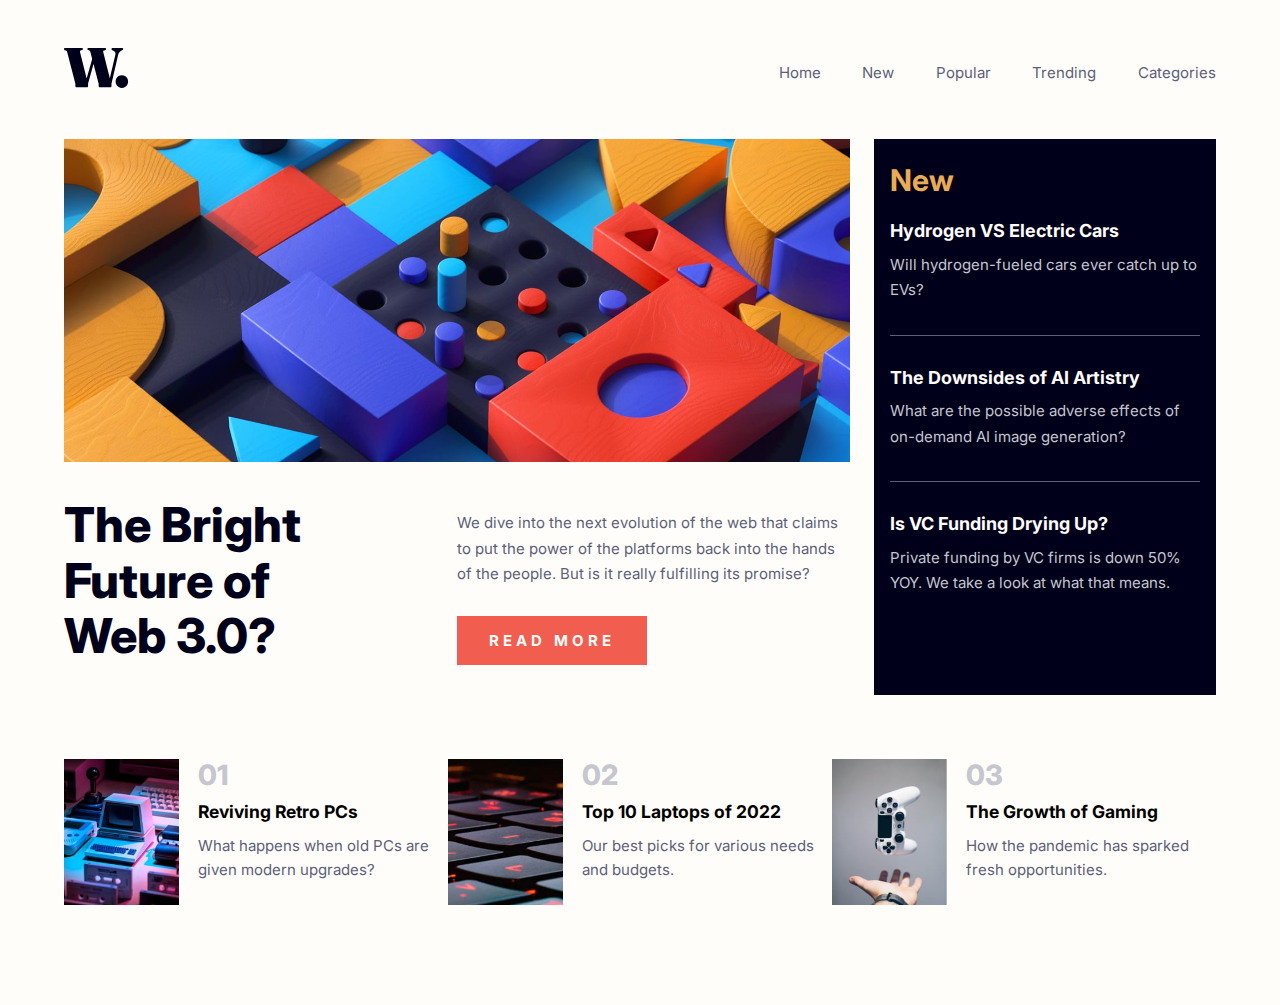
<file: news-homepage-main/index.html>
<!DOCTYPE html>
<html lang="en">

<head>
  <meta charset="UTF-8">
  <meta name="viewport" content="width=device-width, initial-scale=1.0">
  <!-- displays site properly based on user's device -->

  <link rel="icon" type="image/png" sizes="32x32" href="./assets/images/favicon-32x32.png">

  <title>Frontend Mentor | News homepage</title>

  <!-- google fonts (Inter"400, 700, 800") -->
  <link rel="preconnect" href="https://fonts.googleapis.com">
  <link rel="preconnect" href="https://fonts.gstatic.com" crossorigin>
  <link href="https://fonts.googleapis.com/css2?family=Inter:wght@400;700;800&display=swap" rel="stylesheet">

  <!-- CSS Normalization -->
  <link rel="stylesheet" href="css/normalize.css">
  <!-- Main CSS File -->
  <link rel="stylesheet" href="css/style.css">

</head>

<body>
  <main>
    <!--
    ?    NAV CONTAINER
    ?    NAV__LOGO  NAV__TOGGLEICON  NAV__LIST
  -->

    <!-- 
    * NAV START
  -->

    <nav class="nav container">
      <div class="nav__logo">
        <a href="#" class="nav__logo-link">

          <img src="assets/images/logo.svg" alt="logo">
        </a>
      </div>

      <div id="open-mobile-menu">
        <img src="assets/images/icon-menu.svg" alt="menu">
      </div>
      <div id="close-mobile-menu">
        <img src="assets/images/icon-menu-close.svg" alt="close menu">
      </div>

      <ul id="nav__list" class="nav__list">

        <li class="nav__list-item">
          <a href="#" class="nav__link-item">Home</a>
        </li>
        <li class="nav__list-item">
          <a href="#" class="nav__link-item">New</a>
        </li>
        <li class="nav__list-item">
          <a href="#" class="nav__link-item">Popular</a>
        </li>
        <li class="nav__list-item">
          <a href="#" class="nav__link-item">Trending</a>
        </li>
        <li class="nav__list-item">
          <a href="#" class="nav__link-item">Categories</a>
        </li>
      </ul>
    </nav>

    <!-- 
    TODO HERO SECTION

    ? HERO CONTAINER
      ? HERO__LEFT  
        ? HERO__IMAGE  HERO__CONTENT
        ? HERO__TITLE  HERO__DESCRIPTION  HERO__BUTTON  
      ? HERO__NEW-ARTICLES

    * HERO SECTION START
   -->
    <section class="hero container">
      <div class="hero__left">
        <picture>
          <source media="(max-width: 376px)" srcset="assets/images/image-web-3-mobile.jpg">
          <source media="(min-width: 375px)" srcset="assets/images/image-web-3-desktop.jpg">
          <img class="hero__image" src="assets/images/image-web-3-mobile.jpg" alt="">
        </picture>

        <div class="hero__content">
          <h1 class="hero__title">
            The Bright Future of Web 3.0?
          </h1>
          <div class="hero__content__right">
            <p class="hero__description">
              We dive into the next evolution of the web that claims to put the power of the platforms back into the
              hands
              of
              the
              people.
              But is it really fulfilling its promise?
            </p>
            <button class="hero__button cursor">Read more</button>
          </div>
        </div>
      </div>
      <div class="hero__new-articles">
        <!-- 
            ? h1.new-articles__title   new-articles__article-title new-articles__article-description
          * start new articles
          -->
        <h1 class="new-articles__title">New</h1>
        <!-- * start new articles content -->
        <div class="new-articles__container">
          <h2 class="new-articles__article-title cursor">Hydrogen VS Electric Cars</h2>
          <p class="new-articles__article-description"> Will hydrogen-fueled cars ever catch up to EVs?</p>
        </div>

        <div class="new-articles__container">

          <h2 class="new-articles__article-title cursor">The Downsides of AI Artistry</h2>
          <p class="new-articles__article-description">What are the possible adverse effects of on-demand AI image
            generation?</p>
        </div>

        <div class="new-articles__container">
          <h2 class="new-articles__article-title cursor">Is VC Funding Drying Up?</h2>
          <p class="new-articles__article-description">Private funding by VC firms is down 50% YOY. We take a look at
            what
            that means.</p>
        </div>
      </div>
    </section>
    <!-- 
    TODO ARTICLES

    ? ARTICLES
    ? CONTAINER
    ? ARTICLES__ITEM
    ? ARTICLES__ITEM-IMG  ARTICLES__ITEM-HASH  ARTICLES__ITEM-TITLE  ARTICLES__ITEM-DESCRIPTION
  
    * ARTICLES START
  -->

    <div class="articles container">

      <div class="articles__item">
        <img src="assets/images/image-retro-pcs.jpg" alt="retro computer" class="articles__item-img">
        <div>
          <span class="articles__item-hash">01</span>
          <h3 class="articles__item-title cursor">Reviving Retro PCs</h3>
          <p class="articles__item-description">What happens when old PCs are given modern upgrades?</p>
        </div>
      </div>
      <div class="articles__item">

        <img src="assets/images/image-top-laptops.jpg" alt="top laptop" class="articles__item-img">
        <div>
          <span class="articles__item-hash">02</span>
          <h3 class="articles__item-title cursor">Top 10 Laptops of 2022</h3>
          <p class="articles__item-description">Our best picks for various needs and budgets.</p>
        </div>
      </div>
      <div class="articles__item">
        <img src="assets/images/image-gaming-growth.jpg" alt="gaming growth" class="articles__item-img">
        <div>
          <span class="articles__item-hash">03</span>
          <h3 class="articles__item-title cursor">The Growth of Gaming</h3>
          <p class="articles__item-description">How the pandemic has sparked fresh opportunities.</p>
        </div>
      </div>
    </div>

    <!-- 
    * Scripts
   -->
  </main>
  <script src="javascript/index.js"></script>

</body>

</html>
</file>
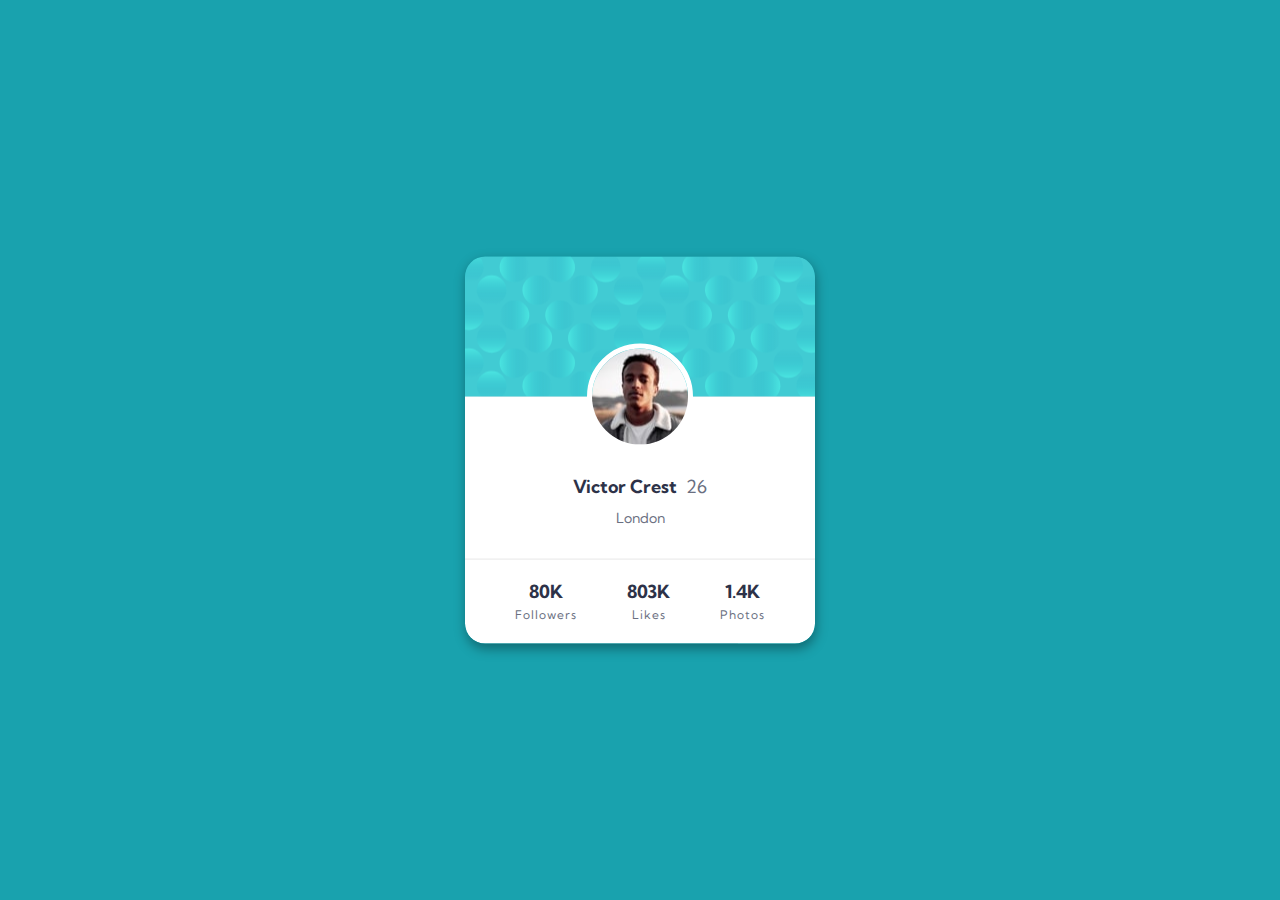
<file: profile-card-component-main/index.html>
<!DOCTYPE html>
<html lang="en">

<head>
  <meta charset="UTF-8">
  <meta name="viewport" content="width=device-width, initial-scale=1.0">
  <!-- displays site properly based on user's device -->

  <link rel="icon" type="image/png" sizes="32x32" href="./images/favicon-32x32.png">

  <title>Frontend Mentor | Profile card component</title>

  <!-- Google Font => {Kumbh Sans, } -->
  <link rel="preconnect" href="https://fonts.googleapis.com">
  <link rel="preconnect" href="https://fonts.gstatic.com" crossorigin>
  <link href="https://fonts.googleapis.com/css2?family=Kumbh+Sans:wght@400;700&display=swap" rel="stylesheet">

  <!-- normailze -->
  <link rel="stylesheet" href="normalize.css">
  <!-- style sheet -->
  <link rel="stylesheet" href="style.css">

</head>

<body>

  <main>
    <div class="background"></div>

    <img class="user-image" src="images/image-victor.jpg" alt="user">

    <div class="user-info">
      <h1 class="username">
        Victor Crest <span class="num">26</span>
      </h1>
      <div class="city">London</div>
      <div class="bottom">
        <div class="info-section">
          <div class="number">80K</div>
          <div class="number-title">Followers</div>
        </div>
        <div class="info-section">
          <div class="number">803K</div>
          <div class="number-title">Likes</div>
        </div>
        <div class="info-section">
          <div class="number">1.4K</div>
          <div class="number-title">Photos</div>
        </div>
      </div>
    </div>
  </main>

</body>

</html>
</file>
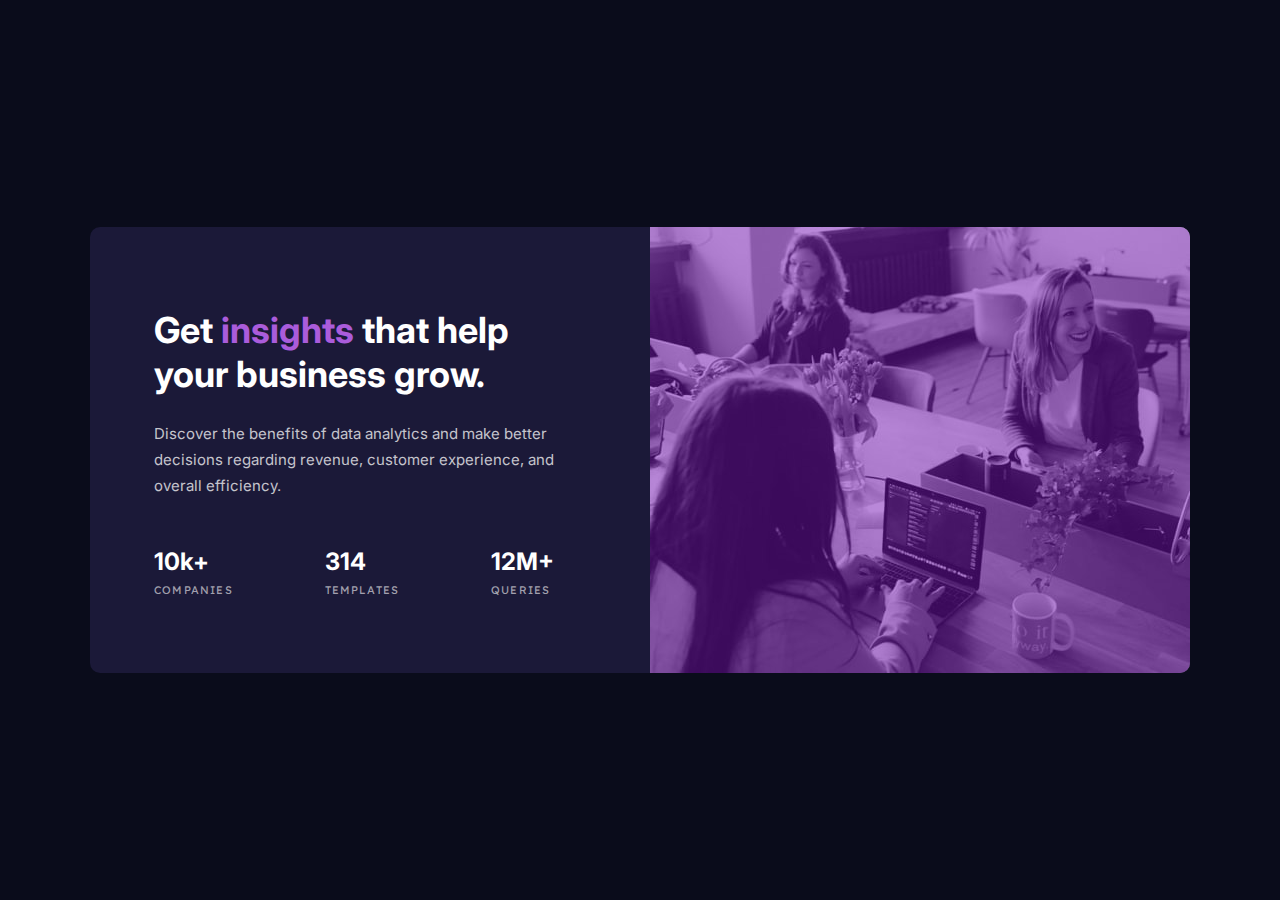
<file: stats-preview-card-component-main/index.html>
<!DOCTYPE html>
<html lang="en">

<head>
  <meta charset="UTF-8">
  <meta name="viewport" content="width=device-width, initial-scale=1.0">
  <!-- displays site properly based on user's device -->

  <link rel="icon" type="image/png" sizes="32x32" href="./images/favicon-32x32.png">

  <title>Frontend Mentor | Stats preview card component</title>

  <!-- google Fonts -->
  <link rel="preconnect" href="https://fonts.googleapis.com">
  <link rel="preconnect" href="https://fonts.gstatic.com" crossorigin>
  <link href="https://fonts.googleapis.com/css2?family=Inter:wght@400;700&family=Lexend+Deca&display=swap"
    rel="stylesheet">

  <!-- Feel free to remove these styles or customise in your own stylesheet 👍 -->

  <link rel="stylesheet" href="style.css">
</head>

<body>
  <div class="container" role="main">
    <div class="card">
      <div class="section1">
        <h1 class="card-title">Get <span class="highlight">insights</span> that help your business grow.</h1>
        <p class="info">
          Discover the benefits of data analytics and make better decisions regarding revenue, customer
          experience, and overall efficiency.
        </p>
        <div class="card-states">
          <div class="card-state-container">
            <div class="card-state">10k+</div>
            <div class="card-state-about">companies</div>
          </div>
          <div class="card-state-container">
            <div class="card-state">314</div>
            <div class="card-state-about">templates</div>
          </div>
          <div class="card-state-container">
            <div class="card-state">12M+</div>
            <div class="card-state-about">queries</div>
          </div>
        </div>
      </div>
      <div class="section2">
        <img class="card-image" src="images/image-header-desktop.jpg" alt="our office">
        <div class="after"></div>
      </div>
    </div>
  </div>

</body>

</html>
</file>
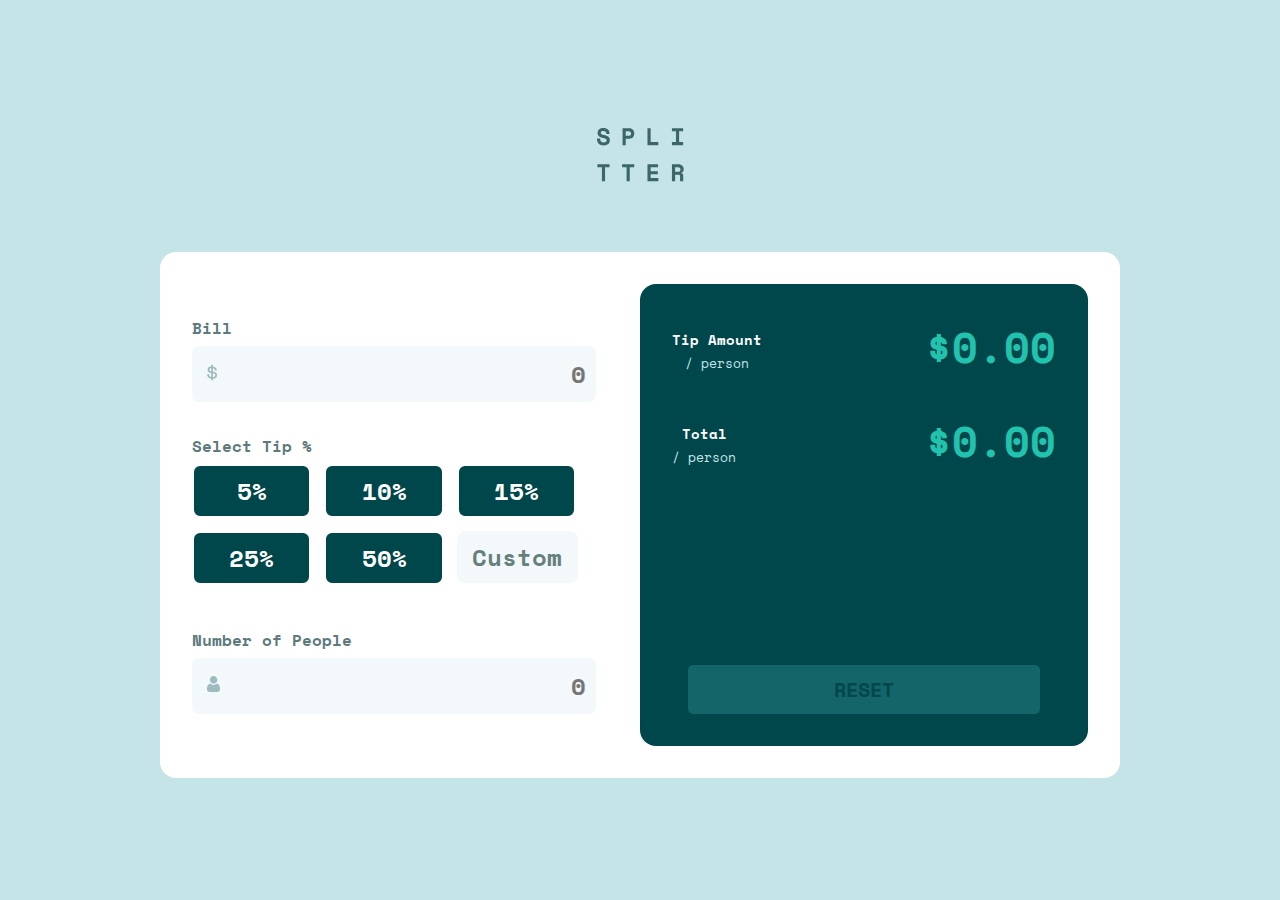
<file: tip-calculator-app-main/index.html>
<!DOCTYPE html>
<html lang="en">

<head>
  <meta charset="UTF-8">
  <meta name="viewport" content="width=device-width, initial-scale=1.0">
  <!-- displays site properly based on user's device -->

  <link rel="icon" type="image/png" sizes="32x32" href="./images/favicon-32x32.png">

  <title>Frontend Mentor | Tip calculator app</title>

  <!-- google fonts -->
  <link rel="preconnect" href="https://fonts.googleapis.com">
  <link rel="preconnect" href="https://fonts.gstatic.com" crossorigin>
  <link href="https://fonts.googleapis.com/css2?family=Space+Mono:wght@400;700&display=swap" rel="stylesheet">

  <link rel="stylesheet" href="style.css">
</head>

<body>
  <header>
    <img src="images/logo.svg" alt="Splitter Logo" class="logo">
  </header>
  <main>

    <div class="container">
      <div class="option-container">
        <div class="option">
          <h1 class="option-title">Bill</h1>
          <div class="number-wrapper">
            <input type="number" id="bill" placeholder="0">
          </div>
        </div>

        <div class="option">
          <h1 class="option-title">Select Tip %</h1>
          <div class="tip-container">
            <input class="tip" type="button" value="5%">
            <input class="tip" type="button" value="10%">
            <input class="tip" type="button" value="15%">
            <input class="tip" type="button" value="25%">
            <input class="tip" type="button" value="50%">
            <div id="custom-wrapper">
              <input id="custom" class="tip" type="number" value="">
              <label id="custom-label" for="custom">Custom</label>
            </div>
          </div>
        </div>

        <div class="option">
          <div class="flex">
            <h1 class="option-title">Number of People</h1>
            <small class="warning">Can't be zero</small>
          </div>
          <div class="number-wrapper" id="number-or-people">
            <input type="number" name="people-number" id="people-number" placeholder="0">
          </div>
        </div>

      </div>
      <div class="result-container">
        <div class="result-wrapper">
          <div class="result">
            <div class="left">
              <h1 class="result-title">Tip Amount</h1>
              <small class="subtitle">/ person</small>
            </div>
            <div class="right" id="tip">$0.00</div>
          </div>

          <div class="result">
            <div class="left">
              <h1 class="result-title">Total</h1>
              <small class="subtitle">/ person</small>
            </div>
            <div class="right" id="total">$0.00</div>
          </div>
        </div>
        <button id="reset" disabled>reset</button>

      </div>
    </div>
  </main>




  <script src="index.js"></script>

</body>

</html>
</file>
<file: news-homepage-main/css/style.css>
/* todo here I will define my General value like */
/* todo I will work mobile first */

:root {
    /* * Primary colors */
    --primary-color-1: hsl(35, 77%, 62%);
    --primary-color-2: hsl(5, 85%, 63%);
    /* * Neutral colors */
    --neutral-color-1: hsl(36, 100%, 99%);
    --neutral-color-2: hsl(233, 8%, 79%);
    --neutral-color-3: hsl(236, 13%, 42%);
    --neutral-color-4: hsl(240, 100%, 5%);
}

body {
    font-size: 15px;
    font-family: "Inter", sans-serif;
    background-color: var(--neutral-color-1);
}

/* 
TODO UNIVERSAL CLASSES 
*/

.container {
    margin: 0 auto;
    width: 90%;
}

@media only screen and (min-width: 375px) {
    .container {
        width: 90%;
    }
}

@media only screen and (min-width: 1440px) {
    .container {
        width: 75%;
    }
}

.cursor {
    cursor: pointer;
}

/* 
TODO START NAVBAR
*/

.nav {
    display: flex;
    justify-content: space-between;
    align-items: center;
    position: relative;
    padding: 2rem 1rem;
    -o-transition: display 2s;
    -webkit-transition: display 2s;
    -moz-transition: display 2s;
    -ms-transition: display 2s;
    transition: display 2s;
}

/* #open-mobile-menu {
    
} */

#close-mobile-menu {
    display: none;
    z-index: 100;
}

.nav__list {
    position: fixed;
    background-color: var(--neutral-color-1);
    height: 100vh;
    right: 0;
    top: 0;
    width: 55%;
    list-style-type: none;
    margin: 0;
    padding-top: 10rem;
    display: none;
}

.nav__list::before {
    content: " ";
    position: absolute;
    top: 0;
    right: 100%;
    width: 100vw;
    height: 100vh;
    background-color: hsl(0, 0%, 0%, 0.6);
    z-index: 1;
}

.nav__list-item {
    margin-bottom: 1.6rem;
}

.nav__link-item {
    color: var(--neutral-color-4);
    text-decoration: none;
}

.nav__link-item:hover {
    color: var(--primary-color-1);
}

/* Desktop Style Breakpoint */

@media only screen and (min-width: 426px) {
    #open-mobile-menu {
        display: none;
    }

    .nav__list {
        display: flex;
        justify-content: center;
        align-items: center;
        position: static;
        height: unset;
        width: unset;
        padding-top: 2rem;
    }

    .nav__list::before {
        content: unset;
    }

    .nav__list-item {
        margin-left: 2.6rem;
    }

    .nav__link-item {
        color: var(--neutral-color-3);
    }
}

/* 
TODO START HERO SECTION
*/

.hero__image {
    width: 100%;
}

.hero__title {
    font-size: 40px;
    color: var(--neutral-color-4);
    font-weight: 700;
}

.hero__description {
    color: var(--neutral-color-3);
    line-height: 1.6rem;
    margin-bottom: 1.8rem;
}

.hero__button {
    background-color: var(--primary-color-2);
    color: var(--neutral-color-1);
    outline: 0;
    border: 0;
    text-transform: uppercase;
    font-weight: bold;
    padding: 1rem 2rem;
    letter-spacing: 4px;
}

.hero__button:hover {
    background-color: var(--neutral-color-4);
}

/* 
TODO NEW-ARTICLES SECTION 
*/

.hero__new-articles {
    margin: 4rem 0;
    background-color: var(--neutral-color-4);
    color: var(--neutral-color-1);
    padding: 1rem;
}

.new-articles__title {
    margin: 0.5rem 0 1.5rem;
    color: var(--primary-color-1);
}

.new-articles__article-title {
    margin-bottom: 0.6rem;
    font-size: 18px;
}

.new-articles__article-title:hover {
    color: var(--primary-color-1);
}

.new-articles__article-description {
    margin: 0;
    color: var(--neutral-color-2);
    line-height: 1.6rem;
}

.new-articles__container {
    border-bottom: 1px solid var(--neutral-color-3);
    padding-bottom: 2rem;
    margin-bottom: 2rem;
}

.new-articles__container:last-child {
    border-bottom: unset;
    padding-bottom: 0.8rem;
    margin-bottom: 0;
}

/* Desktop Style Breakpoint */

@media only screen and (min-width: 426px) {
    .hero {
        display: flex;
        gap: 1.5rem;
        margin-bottom: 4rem;
    }

    .hero__content {
        display: flex;
        align-items: center;
        justify-content: space-between;
    }

    .hero__title {
        width: 250px;
        font-weight: 800;
        font-size: 48px;
    }

    .hero__content__right {
        width: 50%;
    }

    .hero__new-articles {
        margin: 0;
    }
}

@media only screen and (max-width: 1100px) {
    .hero {
        display: flex;
        flex-direction: column;
    }
}

/* 
TODO ARTICLES SECTION
*/

.articles {
    margin-bottom: 4rem;
}

.articles__item {
    display: flex;
    margin-bottom: 2.2rem;
}

.articles__item-img {
    width: 30%;
    margin-right: 1.2rem;
}

.articles__item-hash {
    font-size: 28px;
    font-weight: 800;
    color: var(--neutral-color-2);
}

.articles__item-title {
    margin: 0.7rem 0;
}

.articles__item-title:hover {
    margin: 0.7rem 0;
    color: var(--primary-color-1);
}

.articles__item-description {
    color: var(--neutral-color-3);
    margin: 0;
    line-height: 1.5rem;
}

@media only screen and (min-width: 426px) {
    .articles {
        display: flex;
        flex-wrap: wrap;
    }

    .articles__item {
        width: 50%;
    }
}

@media only screen and (min-width: 1100px) {
    .articles {
        flex-wrap: nowrap;
    }
}
</file>
<file: profile-card-component-main/style.css>
body {
    margin: 0;
    font-family: "Kumbh Sans", sans-serif;
    background-color: hsl(185, 75%, 39%);
    color: hsl(229, 23%, 23%);
}

main::before {
    content: " ";
    background-image: url("images/bg-pattern-top.svg");
    position: absolute;
    top: 0;
    left: 0;
    width: 978px;
    height: 978px;
    transform: translate(-85%, -70%);
    z-index: -1;
}

main::after {
    content: " ";
    background-image: url("images/bg-pattern-bottom.svg");
    position: absolute;
    bottom: 0;
    right: 0;
    width: 978px;
    height: 978px;
    transform: translate(82%, 80%);
    z-index: -1;
}

main {
    width: 350px;
    margin: 0 auto;
    position: absolute;
    top: 50%;
    left: 50%;
    transform: translate(-50%, -50%);
    border-radius: 20px;
    z-index: 1;
    box-shadow: 1px 5px 12px 0px rgba(0, 0, 0, 0.34);
    -webkit-box-shadow: 1px 5px 12px 0px rgba(0, 0, 0, 0.34);
    -moz-box-shadow: 1px 5px 12px 0px rgba(0, 0, 0, 0.34);
    overflow: hidden;
}

.background {
    background: url("images/bg-pattern-card.svg");
    width: 350px;
    height: 140px;
    border-top-left-radius: 20px;
    border-top-right-radius: 20px;
}

/* Card Middle Section */

.user-image {
    border: 5px solid #fff;
    border-radius: 50%;
    position: absolute;
    left: 50%;
    transform: translate(-50%, -50%);
}

.user-info {
    background-color: #fff;
    border-bottom-left-radius: 20px;
    border-bottom-right-radius: 20px;
    text-align: center;
}

h1 {
    margin: 0;
}

.username {
    font-weight: bold;
    font-size: 18px;
    padding: 5rem 0 0.8rem;
}

.username .num {
    font-weight: normal;
    margin-left: 5px;
    color: hsl(227, 10%, 46%);
}

.city {
    color: hsl(227, 10%, 46%);
    margin-bottom: 2rem;
    font-size: 14px;
}

/* Card Bottom Section */

.bottom {
    border-top: 1px solid #e7e7e7;
    display: flex;
    justify-content: space-evenly;
    padding: 1.4rem 0;
}

.info-section {
    text-align: center;
}

.number {
    font-weight: bold;
    font-size: 18px;
}

.number-title {
    margin-top: 5px;
    color: hsl(227, 10%, 46%);
    font-size: 12px;
    letter-spacing: 1px;
}
</file>
<file: stats-preview-card-component-main/style.css>
body {
    background-color: #0a0c1b;
    color: hsl(0, 0%, 100%);
    height: 100vh;
    margin: 0;
}

.container {
    display: flex;
    justify-content: center;
    align-items: center;
    height: 100%;
}

.card {
    width: 1100px;
    font-family: "Inter", sans-serif;
    background-color: hsl(244, 38%, 16%);
    border-radius: 10px;
    display: flex;
    align-items: center;
    justify-content: center;
}

.section1 {
    margin: 1.3rem 6rem 2.5rem 4rem;
    width: 50%;
}

.section2 {
    position: relative;
    width: 50%;
    height: 446px;
}

.card-image {
    height: 100%;
    border-top-right-radius: 10px;
    border-bottom-right-radius: 10px;
}

.after {
    background-color: #7411b3;
    z-index: 99;
    opacity: 50%;
    position: absolute;
    top: 0;
    left: 0;
    width: 100%;
    height: 100%;
    border-top-right-radius: 10px;
    border-bottom-right-radius: 10px;
}

.highlight {
    color: hsl(277, 64%, 61%);
}

.card-title {
    font-size: 36px;
}

/* 
    Info Section
  */

.info {
    color: hsla(0, 0%, 100%, 0.75);
    font-weight: 400;
    font-size: 15px;
    line-height: 26px;
    margin: 1.5rem 0 3rem;
}

/* 
    State Section
  */

.card-states {
    display: flex;
    justify-content: space-between;
}

.card-state {
    font-weight: bold;
    font-size: 24px;
    margin-bottom: 7px;
}

.card-state-about {
    color: hsla(0, 0%, 100%, 0.6);
    font-family: "Lexend Deca", sans-serif;
    font-size: 11px;
    text-transform: uppercase;
    letter-spacing: 1.2px;
}

@media only screen and (max-width: 1200px) {
    body {
        height: unset;
    }
    .card {
        width: unset;
        margin: 3rem 1rem;
        display: flex;
        flex-direction: column-reverse;
        width: unset;
        text-align: center;
    }

    .section1 {
        margin: 0;
        margin-top: 1.7rem;
        width: 260px;
    }

    .section2 {
        position: relative;
        width: fit-content;
        height: fit-content;
    }

    .card-image {
        height: unset;
        width: 100%;
        border-bottom-right-radius: 0;
        border-top-left-radius: 10px;
    }

    .after {
        border-bottom-right-radius: 0;
        border-top-left-radius: 10px;
    }

    .highlight {
        color: hsl(277, 64%, 61%);
    }

    .card-title {
        font-size: 24px;
        width: 230px;
    }

    /* 
    Info Section
  */

    .info {
        color: hsla(0, 0%, 100%, 0.75);
        font-weight: 400;
        font-size: 15px;
        line-height: 26px;
        margin: 1.5rem 0 3rem;
    }

    /* 
    State Section
  */

    .card-states {
        display: flex;
        flex-direction: column;
    }

    .card-state-container {
        margin-bottom: 2rem;
    }

    .card-state {
        font-size: 24px;
        margin-bottom: 7px;
    }

    .card-state-about {
        font-size: 11px;
    }
}
</file>
<file: tip-calculator-app-main/style.css>
/* - Very dark cyan: hsl(183, 100%, 15%)
- Dark grayish cyan: hsl(186, 14%, 43%)
- Dark grayish cyan: hsl(184, 14%, 56%)
- Light grayish cyan: hsl(185, 41%, 84%)
- Light grayish cyan: hsl(189, 41%, 97%)
- White: hsl(0, 0%, 100%) */

body {
    background-color: #c5e4e7;
    font-family: "Space Mono", monospace;
    text-align: center;
    margin: 0;
    height: 100vh;
}

.flex {
    display: flex;
    justify-content: space-between;
    align-items: center;
}

.logo {
    margin: 8rem 0 4rem;
}

main {
    margin: 0 auto;
    background-color: #ffff;
    border-radius: 16px;
    width: 960px;
}

.container {
    display: flex;
}

/* Option Container */
.option-container {
    width: 50%;
    padding: 2rem;
}

.option {
    margin: 2rem 0;
}

.option-title {
    color: hsl(186, 14%, 43%);
    text-align: left;
    font-size: 16px;
    margin-bottom: 6px;
}

/* for removing the up and down arroe in the input type number */
/* ref --> https://stackoverflow.com/questions/26024771/styling-an-input-type-number */
/* Chrome */
input[type="number"]::-webkit-inner-spin-button,
input[type="number"]::-webkit-outer-spin-button {
    -webkit-appearance: none;
    margin: 0;
}
/* Mozila */
input[type="number"] {
    -moz-appearance: textfield;
    appearance: textfield;
    margin: 0;
}

.number-wrapper input[type="number"] {
    background-color: #f3f8fb;
    border: none;
    border-radius: 7px;
    width: 100%;
    /* height: 36px; */
    font-size: 24px;
    position: relative;
    text-align: right;
    padding: 10px;
    color: #00474b;
    font-weight: bold;
    font-family: inherit;
    outline: none;
}

.number-wrapper {
    position: relative;
}

.number-wrapper::after {
    display: block;
    content: "";
    width: 20px;
    height: 20px;
    background: transparent url(images/icon-dollar.svg) no-repeat;
    position: absolute;
    top: 50%;
    transform: translateY(-50%);
    left: 15px;
}

#number-or-people::after {
    background: transparent url(images/icon-person.svg) no-repeat;
}

.tip-container {
    display: grid;
    gap: 0.8rem;
    grid-template-columns: 1fr 1fr 1fr;
}

.tip {
    padding: 7px 0;
    border-radius: 8px;
    /* align */
    text-align: center;
    /* color */
    background-color: #00474b;
    color: #fff;
    /* font */
    font-weight: bold;
    font-size: 24px;
    font-family: "Space Mono", monospace;
    border: none;
    cursor: pointer;
    border: 2px solid #fff;
}

.active-tip {
    background-color: #22c3ae;
    color: #00474b;
}

#custom-wrapper {
    position: relative;
}

#custom-label {
    padding: 7px 0;
    background-color: #f3f8fb;
    color: #66807d;
    position: absolute;
    cursor: pointer;
    top: 0;
    left: 0;
    border-radius: 8px;
    /* align */
    text-align: center;
    font-weight: bold;
    font-size: 24px;
    width: 100%;
    border: 1px solid #f3f8fb;
}

#custom {
    background-color: #f3f8fb;
    color: #00474b;
    width: 100%;
    outline: none;
    text-align: right;
    cursor: text;
    /* refrence --> https://stackoverflow.com/questions/6586302/add-padding-to-html-text-input-field */
    padding-right: 5px;
    -webkit-box-sizing: border-box; /* Safari/Chrome, other WebKit */
    -moz-box-sizing: border-box; /* Firefox, other Gecko */
    box-sizing: border-box; /* Opera/IE 8+ */
}

#custom:focus {
    border: 2px solid hsl(172, 70%, 45%);
}

#custom:focus + #custom-label {
    opacity: 0;
}

.warning {
    color: rgb(201, 9, 9);
    display: none;
}

/* Result Container */
.result-container {
    width: 50%;
    background-color: #00474b;
    margin: 2rem;
    padding: 2rem;
    border-radius: 16px;
    display: flex;
    flex-direction: column;
    justify-content: space-between;
}

.result {
    display: flex;
    justify-content: space-between;
    align-items: center;
    margin: 0 0 2rem;
}

.left .subtitle {
    color: hsl(185, 41%, 84%);
}

.result-title {
    color: #fff;
    font-size: 14px;
    margin-bottom: 0;
}

.right {
    color: hsl(172, 70%, 45%);
    font-size: 42px;
    font-weight: bold;
}

#reset {
    background-color: hsl(172, 70%, 45%);
    color: #00474b;
    font-size: 20px;
    font-family: inherit;
    padding: 10px 0;
    font-weight: bold;
    text-transform: uppercase;
    border: none;
    border-radius: 5px;
    margin: 0 1rem;
    cursor: pointer;
}

#reset:disabled {
    background-color: #146569;
}

@media screen and (max-width: 1050px) {
    main {
        width: 620px;
    }

    .container {
        flex-direction: column;
    }

    .option-container {
        width: unset;
    }

    .result-container {
        width: unset;
    }
}

@media screen and (max-width: 660px) {
    .logo {
        margin: 2rem 0;
    }

    main {
        width: unset;
    }

    .tip-container {
        grid-template-columns: 1fr 1fr;
    }

    .right {
        font-size: 32px;
    }

    .option-container {
        padding-bottom: 0;
    }

    .result-container {
        margin-top: 0;
    }
}
</file>
